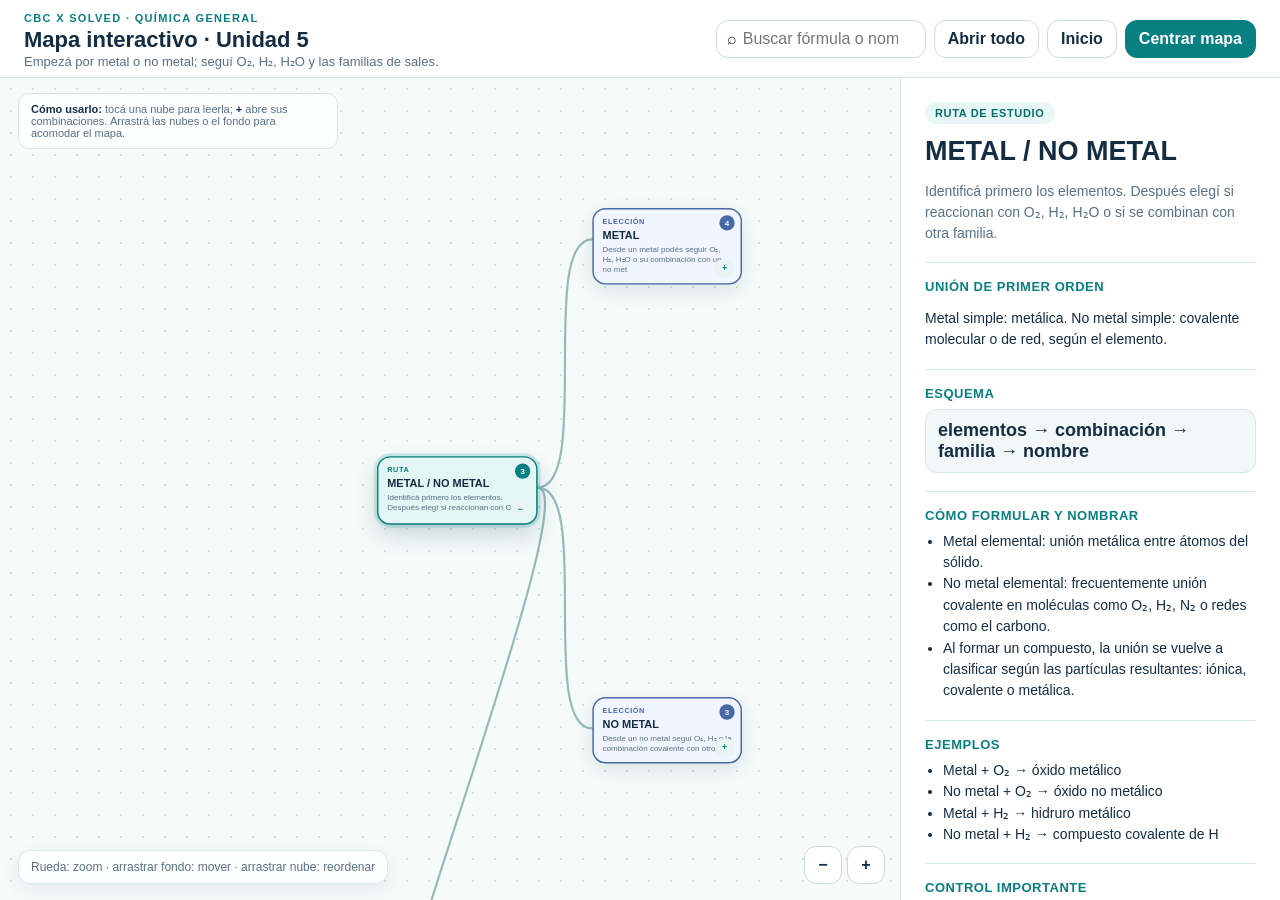
<file: assets/chemistry/unit-05/mapa-mental.html>
<!doctype html>
<html lang="es">
<head>
<meta charset="utf-8"><meta name="viewport" content="width=device-width,initial-scale=1">
<title>Unidad 5 · Mapa de nomenclatura | CBC x SOLved</title>
<style>
:root{--ink:#142d43;--muted:#587185;--line:#d8e7e9;--teal:#087f80;--pale:#e7f7f5;--paper:#fff;--bg:#f4f8f8;--shadow:0 16px 45px rgba(15,49,65,.12)}*{box-sizing:border-box}body{margin:0;font-family:Nunito,Arial,sans-serif;color:var(--ink);background:var(--bg)}button,input{font:inherit}button{cursor:pointer}header.top{height:78px;background:#fff;border-bottom:1px solid var(--line);display:flex;align-items:center;justify-content:space-between;gap:20px;padding:12px 24px;position:relative;z-index:4}h1{font-size:22px;line-height:1.1;margin:2px 0}header p{margin:0;color:var(--muted);font-size:13px}.eyebrow{font-size:11px;text-transform:uppercase;letter-spacing:.12em;font-weight:900;color:var(--teal)}.top-actions{display:flex;gap:8px;flex-wrap:wrap}.btn{border:1px solid #c9dddd;background:white;color:var(--ink);padding:9px 13px;border-radius:12px;font-weight:800}.btn:hover,.btn:focus-visible{border-color:var(--teal);outline:2px solid transparent;background:var(--pale)}.btn.primary{background:var(--teal);border-color:var(--teal);color:white}.layout{display:grid;grid-template-columns:minmax(0,1fr) 380px;height:calc(100dvh - 78px);min-height:560px}.canvas-wrap{position:relative;overflow:hidden;background-color:#f6fbfa;background-image:radial-gradient(#cbe4e3 1px,transparent 1px);background-size:22px 22px;touch-action:none;cursor:grab}.canvas-wrap.panning{cursor:grabbing}.world{position:absolute;left:0;top:0;width:2800px;height:2100px;transform-origin:0 0}svg.edges{position:absolute;inset:0;width:2800px;height:2100px;overflow:visible;pointer-events:none}.edge{fill:none;stroke:#97b9bd;stroke-width:3;stroke-linecap:round}.edge.special{stroke:#d2a56c;stroke-dasharray:8 7}.node{position:absolute;width:205px;min-height:80px;border-radius:18px;border:2px solid var(--tone);background:white;box-shadow:0 8px 26px rgba(15,59,69,.12);padding:11px 12px;touch-action:none;user-select:none;cursor:grab;transition:box-shadow .16s,opacity .16s}.node:hover{box-shadow:0 12px 30px rgba(15,59,69,.22)}.node.dragging{cursor:grabbing;z-index:5}.node.selected{box-shadow:0 0 0 4px rgba(10,150,142,.18),0 14px 32px rgba(15,59,69,.2)}.node[data-kind="start"]{width:220px;min-height:94px;background:#e3f6f4}.node[data-kind="choice"]{background:#f0f5ff}.node[data-kind="product"]{background:#f0f9e9}.node[data-kind="reaction"]{background:#fff7ec}.node .tag{display:block;font-size:10px;font-weight:900;color:var(--tone);letter-spacing:.08em;text-transform:uppercase;margin-bottom:4px}.node strong{display:block;font-size:15px;line-height:1.16}.node small{display:block;color:var(--muted);font-size:11px;line-height:1.25;margin-top:5px}.node .count{position:absolute;right:8px;top:8px;border-radius:50%;background:var(--tone);color:white;font-size:11px;font-weight:900;min-width:21px;height:21px;display:grid;place-items:center}.node .toggle{position:absolute;right:9px;bottom:8px;border:0;background:#e9f4f3;border-radius:8px;color:#087f80;font-weight:900;font-size:12px;width:26px;height:24px}.node .toggle:hover{background:#d0ebe8}.hint{position:absolute;left:18px;bottom:16px;z-index:2;background:rgba(255,255,255,.95);padding:9px 12px;border-radius:12px;border:1px solid var(--line);color:var(--muted);font-size:12px;box-shadow:0 6px 20px rgba(20,45,67,.08)}.zoom{position:absolute;right:15px;bottom:16px;z-index:2;display:flex;gap:5px}.zoom .btn{width:38px;height:38px;padding:0}.panel{background:white;border-left:1px solid var(--line);overflow-y:auto;padding:24px}.panel .pill{display:inline-block;background:var(--pale);color:#076c6c;border-radius:999px;padding:5px 10px;font-size:11px;font-weight:900;text-transform:uppercase;letter-spacing:.06em}.panel h2{font-size:27px;line-height:1.1;margin:13px 0 8px}.panel .intro{font-size:14px;color:var(--muted);line-height:1.5}.panel section{border-top:1px solid var(--line);padding-top:16px;margin-top:18px}.panel h3{font-size:13px;margin:0 0 8px;color:var(--teal);letter-spacing:.04em;text-transform:uppercase}.panel p,.panel li{font-size:14px;line-height:1.53}.panel ul{padding-left:18px;margin:8px 0}.panel .formula{font-size:18px;font-weight:900;background:#f1f8f7;border:1px solid #d2e9e6;border-radius:12px;padding:10px 12px;margin:8px 0;overflow-wrap:anywhere}.panel .trap{border-left:4px solid #d99851;background:#fff8ee;padding:10px 12px;border-radius:0 10px 10px 0}.panel .links{display:flex;flex-wrap:wrap;gap:7px}.panel .links button{border:1px solid #cce4e1;background:#f2fbfa;color:#086b6b;border-radius:9px;padding:6px 9px;font-size:12px;font-weight:800}.panel .empty{text-align:center;padding:70px 10px;color:var(--muted)}.search{display:flex;gap:6px;align-items:center;border:1px solid #c9dddd;border-radius:12px;background:white;padding:0 10px;min-width:210px}.search input{border:0;outline:0;width:170px;padding:9px 0;background:transparent;color:var(--ink)}.search-results{position:absolute;right:24px;top:65px;width:min(420px,calc(100vw - 32px));max-height:50vh;overflow:auto;background:white;border:1px solid var(--line);border-radius:14px;box-shadow:var(--shadow);z-index:10;display:none}.search-results.open{display:block}.search-results button{width:100%;border:0;background:white;text-align:left;padding:11px 14px;border-bottom:1px solid #e8f0f0;color:var(--ink)}.search-results button:hover{background:var(--pale)}.legend{position:absolute;left:18px;top:15px;z-index:2;background:rgba(255,255,255,.94);padding:9px 12px;border-radius:11px;border:1px solid var(--line);font-size:11px;color:var(--muted);max-width:320px}.legend b{color:var(--ink)}@media(max-width:900px){header.top{height:auto;min-height:88px;align-items:flex-start;padding:12px;flex-direction:column}.top-actions{width:100%}.search{flex:1}.search input{width:100%}.layout{display:block;height:auto}.canvas-wrap{height:62dvh;min-height:420px}.panel{height:auto;min-height:38dvh;border-left:0;border-top:1px solid var(--line);padding:20px}.hint{display:none}.legend{font-size:10px;max-width:230px}}@media(prefers-reduced-motion:reduce){*{scroll-behavior:auto!important;transition:none!important}}
</style>
</head>
<body>
<header class="top"><div><span class="eyebrow">CBC x SOLved · Química general</span><h1>Mapa interactivo · Unidad 5</h1><p>Empezá por metal o no metal; seguí O₂, H₂, H₂O y las familias de sales.</p></div><div class="top-actions"><div class="search"><span>⌕</span><input id="search" type="search" placeholder="Buscar fórmula o nombre" aria-label="Buscar en el mapa"></div><button class="btn" id="expand">Abrir todo</button><button class="btn" id="collapse">Inicio</button><button class="btn primary" id="fit">Centrar mapa</button></div><div id="results" class="search-results"></div></header>
<div class="layout"><div id="viewport" class="canvas-wrap" aria-label="Mapa mental interactivo de nomenclatura"><div class="legend"><b>Cómo usarlo:</b> tocá una nube para leerla; <b>+</b> abre sus combinaciones. Arrastrá las nubes o el fondo para acomodar el mapa.</div><div id="world" class="world"><svg id="edges" class="edges" viewBox="0 0 2800 2100" aria-hidden="true"></svg><div id="nodes"></div></div><div class="hint">Rueda: zoom · arrastrar fondo: mover · arrastrar nube: reordenar</div><div class="zoom"><button class="btn" id="minus" title="Alejar">−</button><button class="btn" id="plus" title="Acercar">+</button></div></div><aside id="panel" class="panel" aria-live="polite"></aside></div>
<script>
'use strict';
const N={};const add=(id,parent,title,kind,x,y,data)=>N[id]={id,parent,title,kind,x,y,...data};
add('inicio',null,'METAL / NO METAL','start',180,650,{brief:'Identificá primero los elementos. Después elegí si reaccionan con O₂, H₂, H₂O o si se combinan con otra familia.',formula:'elementos → combinación → familia → nombre',rules:['Metal elemental: unión metálica entre átomos del sólido.','No metal elemental: frecuentemente unión covalente en moléculas como O₂, H₂, N₂ o redes como el carbono.','Al formar un compuesto, la unión se vuelve a clasificar según las partículas resultantes: iónica, covalente o metálica.'],examples:['Metal + O₂ → óxido metálico','No metal + O₂ → óxido no metálico','Metal + H₂ → hidruro metálico','No metal + H₂ → compuesto covalente de H'],trap:'Los coeficientes balancean la reacción; los subíndices forman parte de cada fórmula.'});
add('metal','inicio','METAL','choice',475,310,{brief:'Desde un metal podés seguir O₂, H₂, H₂O o su combinación con un no metal.',formula:'M → óxido / hidruro / hidróxido / sal',rules:['Como sustancia simple, un metal sólido presenta unión metálica.','En muchos compuestos forma un catión; la unión con un anión es predominantemente iónica.'],examples:['Na, Ca, Fe y Cu son metales.','Fe puede aparecer como Fe²⁺ o Fe³⁺: revisá Stock.']});
add('no-metal','inicio','NO METAL','choice',475,980,{brief:'Desde un no metal seguí O₂, H₂ o la combinación covalente con otro no metal.',formula:'X → óxido / hidruro covalente / otros binarios',rules:['Como sustancia simple, muchos no metales forman moléculas con unión covalente: O₂, H₂, Cl₂.','La combinación entre no metales suele dar enlaces covalentes; un oxoanión puede unirse iónicamente a un catión.'],examples:['C, N, O, S, P y Cl son no metales.','El carbono también forma redes covalentes como diamante o grafito.']});
add('metal-o2','metal','+ O₂ · oxidación','reaction',760,180,{brief:'El metal se combina con oxígeno y da un óxido metálico.',formula:'M + O₂ → óxido metálico',rules:['O vale normalmente −2; el metal tiene estado positivo.','El compuesto se representa como cationes y aniones en una red.'],examples:['4 Na + O₂ → 2 Na₂O','2 Ca + O₂ → 2 CaO','4 Fe + 3 O₂ → 2 Fe₂O₃'],trap:'El estado −1 de O en peróxidos es una excepción y requiere otro análisis.'});
add('metal-h2o','metal','+ H₂O · metal activo','reaction',760,400,{brief:'Algunos metales activos reaccionan directamente con agua y producen hidróxido e H₂.',formula:'metal activo + H₂O → hidróxido + H₂',rules:['No es una regla universal: Fe y Cu no se comportan como Na frente al agua fría.','El OH⁻ aparece en el hidróxido; H₂ es una molécula con unión covalente no polar.'],examples:['2 Na + 2 H₂O → 2 NaOH + H₂','Ca + 2 H₂O → Ca(OH)₂ + H₂'],related:['hidroxido'],trap:'No confundas esta ruta directa con óxido metálico + agua → hidróxido.'});
add('metal-no-metal','metal','+ no metal · sal binaria','reaction',760,690,{brief:'Un metal y un no metal pueden formar una sal binaria.',formula:'metal + no metal → sal binaria',rules:['Balanceá las cargas de catión y anión y simplificá.','En el modelo de nomenclatura, la unión predominante entre esos iones es iónica.'],examples:['2 Na + Cl₂ → 2 NaCl','Ca + F₂ → CaF₂','2 Al + 3 S → Al₂S₃'],related:['sal-binaria']});
add('no-metal-o2','no-metal','+ O₂ · oxidación','reaction',760,880,{brief:'La combinación con O₂ da un óxido no metálico.',formula:'X + O₂ → óxido no metálico',rules:['La unión X—O es covalente, usualmente polar.','Algunos óxidos reaccionan con agua y originan oxoácidos.'],examples:['C + O₂ → CO₂','S + O₂ → SO₂','2 S + 3 O₂ → 2 SO₃'],trap:'En CO₂ los enlaces C=O son polares, aunque la molécula lineal completa sea apolar.'});
add('oxido-metal','metal-o2','Óxido metálico','product',760,170,{brief:'Metal + O: compuesto binario, predominantemente iónico.',formula:'Mᵐ⁺ + O²⁻ → MₐOᵦ',rules:['Nombre: óxido de metal; numeral de Stock si el metal tiene estados variables.','Intercambiá los valores absolutos de las cargas y simplificá a la menor relación entera.','Lewis: cationes y [O]²⁻ separados; no molécula M—O.'],examples:['Na₂O: óxido de sodio','CaO: óxido de calcio','Al₂O₃: óxido de aluminio','FeO: óxido de hierro(II)','Fe₂O₃: óxido de hierro(III)','Cu₂O / CuO: óxido de cobre(I) / (II)'],trap:'Ca²⁺ y O²⁻ producen CaO, no Ca₂O₂.'});
add('h2-metal','metal','Metal + H₂','reaction',760,470,{brief:'La combinación con H da un hidruro metálico.',formula:'M + H₂ → hidruro metálico',rules:['Aquí H tiene número de oxidación −1.'],examples:['Ca + H₂ → CaH₂']});
add('hidruro-metal','h2-metal','Hidruro metálico','product',1050,460,{brief:'Compuesto binario iónico de metal y H⁻.',formula:'Mᵐ⁺ + m H⁻ → MHₘ',rules:['Nombre: hidruro de metal(Stock cuando corresponda).','Lewis: catión separado y H⁻ con dueto.'],examples:['LiH: hidruro de litio','CaH₂: hidruro de calcio','AlH₃: hidruro de aluminio','FeH₂ / FeH₃: hidruro de hierro(II) / (III)','CuH / CuH₂: hidruro de cobre(I) / (II)'],trap:'En un hidruro metálico no uses H = +1.'});
add('agua-base','oxido-metal','+ H₂O','reaction',1050,130,{brief:'El óxido básico puede reaccionar con agua para formar un hidróxido.',formula:'óxido metálico + H₂O → hidróxido',examples:['CaO + H₂O → Ca(OH)₂','Na₂O + H₂O → 2 NaOH'],trap:'No todos los óxidos reaccionan con agua del mismo modo; el esquema representa familias y casos típicos.'});
add('hidroxido','agua-base','Hidróxido · base','product',1350,120,{brief:'Metal + OH⁻; compuesto ternario iónico.',formula:'Mᵐ⁺ + m OH⁻ → M(OH)ₘ',rules:['O en OH⁻ vale −2, H vale +1 y el grupo completo tiene carga −1.','Nombre: hidróxido de metal(Stock si corresponde).','Lewis: el enlace O—H es covalente dentro del anión OH⁻, separado del metal.'],examples:['KOH: hidróxido de potasio','Co(OH)₂: hidróxido de cobalto(II)','Ni(OH)₃: hidróxido de níquel(III)'],trap:'Si se repite OH⁻, escribí paréntesis: Co(OH)₂.'});
add('oxido-no-metal','no-metal-o2','Óxido no metálico','product',760,760,{brief:'Compuesto binario covalente de un no metal con O.',formula:'XₐOᵦ',rules:['Nombre Stock: óxido de no metal(número romano).','Nombre por atomicidad: mono-, di-, tri-, penta-, hepta- según los átomos.','Lewis: dibujá enlaces y pares; CO₂ es O=C=O.'],examples:['Cl₂O: óxido de cloro(I) / monóxido de dicloro','SO₂: óxido de azufre(IV) / dióxido de azufre','SO₃: óxido de azufre(VI) / trióxido de azufre','N₂O₅: pentóxido de dinitrógeno','I₂O₇: heptóxido de diyodo','P₂O₃: trióxido de difósforo'],trap:'La fórmula P₂O₅ es una relación empírica; no impongas un único átomo central para Lewis.'});
add('h2-no-metal','no-metal','No metal + H₂','reaction',760,1060,{brief:'El H se une covalentemente a ciertos no metales.',formula:'H + X → compuesto covalente de H',examples:['HCl(g): cloruro de hidrógeno','H₂S(g): sulfuro de hidrógeno','CH₄: metano','NH₃: amoníaco'],trap:'CH₄ no es un hidruro metálico ni una sal.'});
add('hidruro-no-metal','h2-no-metal','Hidruro no metálico','product',1050,1060,{brief:'Combinación molecular de H con no metal, sin oxígeno.',formula:'HₙX o XHₙ',rules:['El nombre depende de la familia: cloruro de hidrógeno, metano, amoníaco, agua, etc.','Entre no metales predominan enlaces covalentes.'],examples:['H₂O: agua','NH₃: amoníaco','CH₄: metano','SiH₄: silano','PH₃: fosfina','AsH₃: arsina','BH₃: borano']});
add('acuoso','hidruro-no-metal','+ agua · disolución','reaction',1350,1040,{brief:'Ciertos compuestos de H con grupos 16 y 17 reciben nombre ácido en disolución acuosa.',formula:'HCl(g) → HCl(ac)',examples:['HCl(ac): ácido clorhídrico','H₂S(ac): ácido sulfhídrico'],trap:'HCl(g) es cloruro de hidrógeno; el nombre ácido se usa para la disolución acuosa.'});
add('hidracido','acuoso','Hidrácido','product',1640,1020,{brief:'Ácido binario de H y ciertos no metales, sin O.',formula:'HₙX(ac)',rules:['Nombre tradicional: ácido + raíz del no metal + hídrico.','Puede reaccionar con hidróxido para dar sal binaria + agua.'],examples:['HCl(ac): ácido clorhídrico','H₂S(ac): ácido sulfhídrico']});
add('agua-acido','oxido-no-metal','+ H₂O','reaction',1050,750,{brief:'Un óxido ácido puede combinarse con agua para formar un oxoácido.',formula:'óxido no metálico + H₂O → oxoácido',examples:['SO₃ + H₂O → H₂SO₄','SO₂ + H₂O → H₂SO₃']});
add('oxoacido','agua-acido','Oxoácido','product',1350,680,{brief:'H + no metal central + O; en esta guía se trabaja principalmente con no metales.',formula:'HₐXOᵦ',rules:['Generalmente H = +1 y O = −2; la suma de oxidaciones es cero.','Terminaciones: menor estado -oso, mayor -ico; cuatro estados hipo-…-oso, -oso, -ico, per-…-ico.','Lewis: X central; O alrededor; cada H enlazado a un O.','La regla de 1 H para grupos impares y 2 H para pares es solo una ayuda limitada; H₃PO₄ se estudia aparte.'],examples:['H₂CO₃: ácido carbónico','HNO₂ / HNO₃: ácido nitroso / nítrico','H₂SO₃ / H₂SO₄: ácido sulfuroso / sulfúrico','HClO / HClO₂ / HClO₃ / HClO₄: hipo­cloroso / cloroso / clórico / perclórico','H₃PO₄: ácido fosfórico u ortofosfórico'],trap:'H₂SO₃: 2(+1) + x + 3(−2) = 0, así que S = +4.'});
add('oxoanion','oxoacido','Pierde H⁺ · oxoanión','reaction',1640,610,{brief:'Al perder todos los protones, el oxoácido forma un oxoanión.',formula:'HₐXOᵦ → XOᵦᵃ⁻ + a H⁺',rules:['La carga negativa coincide con los H⁺ perdidos.','-oso se transforma en -ito; -ico en -ato. Hipo- y per- se conservan.','En Lewis el X queda central, los O alrededor, el ion entre corchetes y la carga afuera.'],examples:['HNO₂ → NO₂⁻: nitrito','HNO₃ → NO₃⁻: nitrato','H₂SO₃ → SO₃²⁻: sulfito','H₂SO₄ → SO₄²⁻: sulfato','HClO₄ → ClO₄⁻: perclorato','H₃PO₄ → PO₄³⁻: fosfato'],trap:'Para SO₄²⁻, x + 4(−2) = −2, por lo tanto S = +6.'});
add('oxosal','oxoanion','+ catión → oxosal','product',1930,520,{brief:'Catión metálico + oxoanión; compuesto iónico ternario.',formula:'Mᵐ⁺ + (XOᵦ)ᵃ⁻ → Mₐ(XOᵦ)ₘ (simplificar)',rules:['Nombre: oxoanión de metal(Stock si corresponde).','El oxoanión se conserva completo; entre X y O hay enlaces covalentes.','Balanceá las cargas de los iones antes de escribir los subíndices.'],examples:['NaNO₂: nitrito de sodio','NaBrO₄: perbromato de sodio','Na₃PO₄: fosfato de sodio','Fe₂(SO₄)₃: sulfato de hierro(III)'],trap:'No rompas SO₄²⁻ al formular. Fe³⁺ + SO₄²⁻ da Fe₂(SO₄)₃.'});
add('acido-parcial','oxoacido','Pierde parte de H⁺','reaction',1640,820,{brief:'Si el oxoácido conserva H, aparece un hidrógeno-oxoanión.',formula:'H₂SO₄ → HSO₄⁻ → SO₄²⁻',rules:['El H remanente forma parte del anión, no es un catión suelto.','Nombre del anión: hidrógeno + nombre del oxoanión; con dos H: dihidrógeno-.'],examples:['HSO₄⁻: hidrogenosulfato','HCO₃⁻: hidrogenocarbonato','H₂PO₄⁻: dihidrogenofosfato','HPO₄²⁻: hidrogenofosfato']});
add('oxosal-acida','acido-parcial','+ catión → sal ácida','product',1930,790,{brief:'Metal + H + no metal + O: hidrógeno-oxosal cuaternaria.',formula:'M⁺ + HXOᵦ⁻ → MHXOᵦ',rules:['Nombrá el hidrógeno-oxoanión y luego el metal.','La neutralización parcial conserva uno o más H ácidos.'],examples:['KHSO₄: hidrogenosulfato de potasio','NaHCO₃: hidrogenocarbonato de sodio (bicarbonato)','NaH₂PO₄: dihidrogenofosfato de sodio','Na₂HPO₄: hidrogenofosfato de sodio'],trap:'H₂PO₄⁻, HPO₄²⁻ y PO₄³⁻ necesitan 1, 2 y 3 Na⁺ respectivamente.'});
add('neutralizacion','hidroxido','+ ácido · neutralización','reaction',1640,180,{brief:'La base reacciona con un ácido. El tipo de anión decide la sal.',formula:'ácido + hidróxido → sal + H₂O',rules:['Hidrácido → sal binaria; oxoácido → oxosal.','Si se neutraliza parcialmente un ácido con varios H, puede quedar una sal ácida.','Los coeficientes se balancean al final.'],examples:['HCl + NaOH → NaCl + H₂O','H₂SO₄ + 2 NaOH → Na₂SO₄ + 2 H₂O','H₂SO₄ + NaOH → NaHSO₄ + H₂O'],trap:'«Sal neutra» aquí significa que no conserva H ácido; no implica necesariamente pH 7.'});
add('sal-binaria','neutralizacion','Sal binaria','product',1930,140,{brief:'Metal + anión monoatómico no metálico: compuesto binario iónico.',formula:'Mᵐ⁺ + Xᵃ⁻ → MₐXₘ (simplificar)',rules:['Nombre: raíz del no metal + uro de metal(Stock si corresponde).','Lewis: catión separado del anión [X] con octeto.'],examples:['NaCl: cloruro de sodio','CaF₂: fluoruro de calcio','Al₂S₃: sulfuro de aluminio','FeS / Fe₂S₃: sulfuro de hierro(II) / (III)','CuI / CuI₂: yoduro de cobre(I) / (II)']});
add('hs','hidracido','Pierde solo un H⁺','reaction',1930,1080,{brief:'Un hidrácido con dos H puede producir un hidrógenoanión.',formula:'H₂S → HS⁻ + H⁺',examples:['HS⁻: hidrogenosulfuro','S²⁻: sulfuro, si pierde los dos H⁺']});
add('hidrogenosal','hs','+ metal → hidrogenosal','product',2220,1050,{brief:'Metal + H + no metal, sin oxígeno; sal ácida ternaria.',formula:'Na⁺ + HS⁻ → NaHS',rules:['Nombre: hidrógeno + no metal terminado en -uro + de metal.','En el anión HS⁻, el enlace H—S es covalente.'],examples:['NaHS: hidrogenosulfuro de sodio','Na₂S: sulfuro de sodio, si se sustituyen ambos H']});
add('amonio-origen','h2-no-metal','NH₃ + H⁺','reaction',1050,1300,{brief:'El amoníaco capta un protón y forma el catión amonio.',formula:'NH₃ + H⁺ → NH₄⁺',rules:['El N de NH₃ aporta su par libre; los cuatro enlaces N—H del ion final son equivalentes.','En NH₄⁺: N = −3, H = +1; carga neta +1.']});
add('amonio','amonio-origen','Ion amonio · NH₄⁺','product',1350,1300,{brief:'Catión poliatómico sin metal que forma tres familias de sales.',formula:'NH₄⁺ + anión → sal de amonio',rules:['Un NH₄⁺ aporta +1; escribí paréntesis cuando se repite.','El nombre termina «de amonio».'],examples:['NH₄Cl','(NH₄)₂SO₄','NH₄HSO₄']});
add('amonio-binaria','amonio','Anión simple → sal','product',1640,1250,{brief:'NH₄⁺ + anión monoatómico: sal no oxigenada de amonio.',formula:'NH₄⁺ + Cl⁻ → NH₄Cl',examples:['NH₄Cl: cloruro de amonio','(NH₄)₂S: sulfuro de amonio'],trap:'Se necesitan dos NH₄⁺ para equilibrar S²⁻.'});
add('amonio-oxosal','amonio','Oxoanión → oxosal','product',1640,1390,{brief:'NH₄⁺ + oxoanión: oxosal de amonio.',formula:'2 NH₄⁺ + SO₄²⁻ → (NH₄)₂SO₄',examples:['NH₄NO₃: nitrato de amonio','(NH₄)₂SO₄: sulfato de amonio','(NH₄)₂CO₃: carbonato de amonio']});
add('amonio-acida','amonio','Hidrógeno-oxoanión','product',1640,1530,{brief:'NH₄⁺ + anión que conserva H: hidrógeno-oxosal de amonio.',formula:'NH₄⁺ + HSO₄⁻ → NH₄HSO₄',examples:['NH₄HSO₄: hidrogenosulfato de amonio','NH₄H₂PO₄: dihidrogenofosfato de amonio']});
add('otros','no-metal','No metal + no metal','reaction',760,1280,{brief:'Otros binarios covalentes que también entran en la nomenclatura.',formula:'X + Y → compuesto covalente binario',rules:['Usá prefijos de atomicidad cuando corresponda.','Primero se nombra el elemento más electronegativo con terminación -uro.'],examples:['PCl₅: pentacloruro de fósforo','SF₆: hexafluoruro de azufre']});
add('control','inicio','Guía rápida de examen','start',180,1430,{brief:'Una ruta de decisión que funciona con todas las familias del mapa.',rules:['1. Contá elementos distintos: dos, tres o cuatro.','2. Reconocé O, H, metal, OH⁻, NH₄⁺ y oxoaniones.','3. Separá catión y anión si la sustancia es iónica.','4. Asigná números de oxidación y exigí suma cero, o la carga del ion.','5. Nombrá anión, catión y Stock; o usá prefijos en covalentes.','6. Para Lewis, contá electrones y comprobá cargas; en iones encerrá entre corchetes.'],examples:['H₂SO₃, HClO₄, Ni(OH)₃, NaNO₂: ternarios','Cu₂S, CH₄, CaH₂, SO₂: binarios'],trap:'Número de oxidación, carga de un ion y subíndice son conceptos diferentes.'});
const adjusted={
 'oxido-metal':[1050,160],'agua-base':[1340,120],'hidroxido':[1640,110],'neutralizacion':[1930,100],'sal-binaria':[2220,80],
 'h2-metal':[760,560],'hidruro-metal':[1050,550],
 'oxido-no-metal':[1050,830],'agua-acido':[1340,790],'oxoacido':[1640,690],
 'oxoanion':[1930,610],'oxosal':[2220,520],'acido-parcial':[1930,830],'oxosal-acida':[2220,800],
 'h2-no-metal':[760,1160],'hidruro-no-metal':[1050,1120],'acuoso':[1340,1060],'hidracido':[1640,1050],
 'hs':[1930,1100],'hidrogenosal':[2220,1080],
 'amonio-origen':[1050,1370],'amonio':[1340,1390],'amonio-binaria':[1640,1270],'amonio-oxosal':[1640,1420],'amonio-acida':[1640,1570],
 'otros':[760,1370],'control':[180,1560]};for(const [id,[x,y]] of Object.entries(adjusted)){N[id].x=x;N[id].y=y}
const bond={
 inicio:'Metal simple: metálica. No metal simple: covalente molecular o de red, según el elemento.',
 metal:'Metálica en el metal elemental; en sus sales, atracción iónica entre catión y anión.',
 'no-metal':'Covalente en moléculas o redes de no metales; puede ser polar o no polar según los átomos.',
 'metal-o2':'Óxido común: unión iónica predominante entre Mᵐ⁺ y O²⁻.',
 'oxido-metal':'Iónica predominante: cationes metálicos y aniones óxido O²⁻.',
 'agua-base':'Óxido y agua reaccionan; en el hidróxido resultante hay unión iónica entre Mᵐ⁺ y OH⁻, y covalente O—H dentro de OH⁻.',
 hidroxido:'Iónica entre catión metálico y OH⁻; covalente polar O—H dentro del ion.',
 'metal-h2o':'Metal elemental: metálica; agua: covalente polar O—H; hidróxido formado: iónica y covalente interna O—H.',
 'metal-no-metal':'Sal resultante: iónica predominante entre el catión metálico y el anión no metálico.',
 'sal-binaria':'Iónica predominante entre cationes metálicos y aniones monoatómicos.',
 'h2-metal':'H₂ tiene unión covalente no polar H—H; el hidruro salino resultante presenta unión iónica.',
 'hidruro-metal':'Iónica en hidruros salinos típicos de grupos 1 y 2; algunos hidruros de otros metales tienen carácter covalente importante.',
 'no-metal-o2':'Covalente X—O, generalmente polar; la polaridad de la molécula completa depende también de la geometría.',
 'oxido-no-metal':'Covalente entre no metal y O; muchos enlaces X—O son polares.',
 'agua-acido':'Óxido y agua tienen enlaces covalentes; el oxoácido formado es molecular covalente.',
 oxoacido:'Covalente polar en O—H y X—O; en agua puede ionizarse.',
 oxoanion:'Covalente X—O dentro del ion; el anión completo puede atraer iónicamente a un catión.',
 oxosal:'Iónica entre catión y oxoanión; covalente X—O dentro del oxoanión.',
 'acido-parcial':'Covalente dentro del hidrógeno-oxoanión; al combinarlo con un catión forma unión iónica.',
 'oxosal-acida':'Iónica entre catión e hidrógeno-oxoanión; covalente O—H y X—O dentro del anión.',
 neutralizacion:'Se reorganizan especies: la sal obtenida es iónica y el agua tiene enlaces covalentes polares O—H.',
 'h2-no-metal':'H₂: covalente no polar; el producto con otro no metal es covalente, polaridad según los átomos.',
 'hidruro-no-metal':'Covalente; H—Cl, H—O y N—H son polares; C—H es poco polar.',
 acuoso:'HCl tiene enlace covalente polar; en agua se forman iones hidratados.',
 hidracido:'Covalente polar en la molécula; en disolución acuosa puede producir iones.',
 hs:'Covalente H—S dentro de HS⁻; el ion puede formar una sal iónica.',
 hidrogenosal:'Iónica entre metal y HS⁻; covalente H—S dentro de HS⁻.',
 'amonio-origen':'NH₃ tiene enlaces covalentes polares N—H; NH₄⁺ tiene cuatro enlaces N—H equivalentes.',
 amonio:'Covalente N—H dentro de NH₄⁺; iónica al combinarse con un anión.',
 'amonio-binaria':'Iónica entre NH₄⁺ y anión; covalente N—H dentro de NH₄⁺.',
 'amonio-oxosal':'Iónica entre NH₄⁺ y oxoanión; covalente dentro de ambos iones.',
 'amonio-acida':'Iónica entre NH₄⁺ y el hidrógeno-oxoanión; covalente dentro de ambos iones.',
 otros:'Covalente entre no metales; P—Cl y S—F son enlaces polares.',
 control:'Clasificá las uniones de primer orden dentro de cada especie; si hay iones poliatómicos, distinguí unión interna covalente y atracción iónica entre iones.'
};for(const [id,value] of Object.entries(bond))N[id].bond=value;
for(const [id,extra] of Object.entries({
 'oxido-metal':['MgO: óxido de magnesio','PbO₂: óxido de plomo(IV)'],
 'oxido-no-metal':['CO₂: dióxido de carbono','Br₂O: óxido de bromo(I)'],
 'hidruro-metal':['KH: hidruro de potasio','NaH: hidruro de sodio'],
 'hidruro-no-metal':['HCl(g): cloruro de hidrógeno','H₂S(g): sulfuro de hidrógeno'],
 hidroxido:['NaOH: hidróxido de sodio','Fe(OH)₂ / Fe(OH)₃: hidróxido de hierro(II) / (III)'],
 oxoacido:['HBrO₄: ácido perbrómico','H₃PO₄: tres H ácidos; forma fosfatos'],
 oxoanion:['ClO⁻ / ClO₂⁻ / ClO₃⁻ / ClO₄⁻: hipoclorito / clorito / clorato / perclorato','CO₃²⁻: carbonato','PO₄³⁻: fosfato'],
 oxosal:['CaCO₃: carbonato de calcio','K₂SO₃: sulfito de potasio','Cu(NO₃)₂: nitrato de cobre(II)'],
 'sal-binaria':['KCl: cloruro de potasio','Cu₂S: sulfuro de cobre(I)'],
 'oxosal-acida':['KHCO₃: hidrogenocarbonato de potasio','Ca(HCO₃)₂: hidrogenocarbonato de calcio'],
 hidrogenosal:['KHS: hidrogenosulfuro de potasio'],
 'amonio-binaria':['NH₄Br: bromuro de amonio'],
 'amonio-oxosal':['NH₄NO₂: nitrito de amonio'],
 'amonio-acida':['(NH₄)₂HPO₄: hidrogenofosfato de amonio']
})){N[id].examples.push(...extra)}
const children={};Object.values(N).forEach(n=>{if(n.parent)(children[n.parent]??=[]).push(n.id)});const expanded=new Set(['inicio']);const positions=Object.fromEntries(Object.values(N).map(n=>[n.id,{x:n.x,y:n.y}]));let selected='inicio',scale=.73,panX=45,panY=35;const world=document.getElementById('world'),viewport=document.getElementById('viewport'),nodes=document.getElementById('nodes'),edges=document.getElementById('edges'),panel=document.getElementById('panel');const visible=id=>!N[id].parent||(visible(N[id].parent)&&expanded.has(N[id].parent));function setTransform(){world.style.transform=`translate(${panX}px,${panY}px) scale(${scale})`}function esc(s){return String(s??'').replace(/[&<>"']/g,c=>({'&':'&amp;','<':'&lt;','>':'&gt;','"':'&quot;',"'":'&#39;'}[c]))}function draw(){setTransform();nodes.innerHTML='';edges.innerHTML='';for(const n of Object.values(N)){if(!visible(n.id))continue;const p=positions[n.id],el=document.createElement('div');el.className='node'+(selected===n.id?' selected':'');el.dataset.id=n.id;el.dataset.kind=n.kind;el.style.cssText=`left:${p.x}px;top:${p.y}px;--tone:${n.kind==='start'?'#087f80':n.kind==='choice'?'#4769a5':n.kind==='reaction'?'#bd8540':'#4a9453'}`;const childCount=(children[n.id]||[]).length;el.innerHTML=`<span class="tag">${n.kind==='start'?'Ruta':n.kind==='choice'?'Elección':n.kind==='reaction'?'Combinación':'Compuesto'}</span><strong>${esc(n.title)}</strong><small>${esc(n.brief?.slice(0,70)||'Abrí para ver más')}</small>${childCount?`<span class="count">${childCount}</span><button class="toggle" aria-label="${expanded.has(n.id)?'Cerrar':'Abrir'} ramas de ${esc(n.title)}">${expanded.has(n.id)?'−':'+'}</button>`:''}`;nodes.append(el);if(n.parent&&visible(n.parent)){const a=positions[n.parent],b=p;const x1=a.x+(N[n.parent].kind==='start'?220:205),y1=a.y+43,x2=b.x,y2=b.y+43;const path=document.createElementNS('http://www.w3.org/2000/svg','path');path.setAttribute('class','edge'+(n.kind==='reaction'?' special':''));path.setAttribute('d',`M${x1},${y1} C${x1+75},${y1} ${x2-75},${y2} ${x2},${y2}`);edges.append(path)}}}
function openPath(id){let p=N[id].parent;while(p){expanded.add(p);p=N[p].parent}draw()}function select(id,center=false){selected=id;openPath(id);renderPanel();if(center)centerNode(id)}function renderPanel(){const n=N[selected],links=(children[selected]||[]).map(id=>`<button data-jump="${id}">${esc(N[id].title)} ↗</button>`).join('');panel.innerHTML=`<span class="pill">${n.kind==='start'?'Ruta de estudio':n.kind==='choice'?'Punto de decisión':n.kind==='reaction'?'Combinación':'Familia de compuestos'}</span><h2>${esc(n.title)}</h2><p class="intro">${esc(n.brief||'')}</p>${n.bond?`<section><h3>Unión de primer orden</h3><p>${esc(n.bond)}</p></section>`:''}${n.formula?`<section><h3>Esquema</h3><div class="formula">${esc(n.formula)}</div></section>`:''}${n.rules?.length?`<section><h3>Cómo formular y nombrar</h3><ul>${n.rules.map(s=>`<li>${esc(s)}</li>`).join('')}</ul></section>`:''}${n.examples?.length?`<section><h3>Ejemplos</h3><ul>${n.examples.map(s=>`<li>${esc(s)}</li>`).join('')}</ul></section>`:''}${n.trap?`<section><h3>Control importante</h3><p class="trap">${esc(n.trap)}</p></section>`:''}${links||n.related?.length?`<section><h3>Seguir por esta rama</h3><div class="links">${links}${(n.related||[]).map(id=>`<button data-jump="${id}">${esc(N[id].title)} ↗</button>`).join('')}</div></section>`:''}`;panel.querySelectorAll('[data-jump]').forEach(b=>b.onclick=()=>select(b.dataset.jump,true))}function centerNode(id){const p=positions[id],r=viewport.getBoundingClientRect();panX=r.width/2-(p.x+100)*scale;panY=r.height/2-(p.y+45)*scale;setTransform()}function fit(){scale=Math.min(.82,Math.max(.42,viewport.clientWidth/1700));panX=Math.max(12,(viewport.clientWidth-1450*scale)/2);panY=viewport.clientHeight/2-740*scale;setTransform()}
let drag=null,moved=false;viewport.addEventListener('pointerdown',e=>{if(e.target.closest('.toggle'))return;const el=e.target.closest('.node');drag={id:el?.dataset.id||null,x:e.clientX,y:e.clientY,px:panX,py:panY,start:el?{...positions[el.dataset.id]}:null};moved=false;viewport.setPointerCapture(e.pointerId);el?.classList.add('dragging');if(!el)viewport.classList.add('panning')});viewport.addEventListener('pointermove',e=>{if(!drag)return;const dx=e.clientX-drag.x,dy=e.clientY-drag.y;if(Math.abs(dx)+Math.abs(dy)>5)moved=true;if(drag.id){positions[drag.id]={x:drag.start.x+dx/scale,y:drag.start.y+dy/scale};if(moved)draw()}else{panX=drag.px+dx;panY=drag.py+dy;setTransform()}});viewport.addEventListener('pointerup',e=>{if(!drag)return;const id=drag.id;drag=null;viewport.classList.remove('panning');if(id&&!moved&&!e.target.closest('.toggle'))select(id);else draw()});viewport.addEventListener('click',e=>{const b=e.target.closest('.toggle');if(!b)return;const id=b.closest('.node').dataset.id;expanded.has(id)?expanded.delete(id):expanded.add(id);selected=id;draw();renderPanel()});viewport.addEventListener('wheel',e=>{e.preventDefault();const r=viewport.getBoundingClientRect(),mx=e.clientX-r.left,my=e.clientY-r.top,old=scale;scale=Math.max(.32,Math.min(1.65,scale*(e.deltaY<0?1.1:.9)));panX=mx-(mx-panX)*scale/old;panY=my-(my-panY)*scale/old;setTransform()},{passive:false});document.getElementById('plus').onclick=()=>{scale=Math.min(1.65,scale*1.18);setTransform()};document.getElementById('minus').onclick=()=>{scale=Math.max(.32,scale/1.18);setTransform()};document.getElementById('fit').onclick=fit;document.getElementById('expand').onclick=()=>{Object.keys(N).forEach(id=>expanded.add(id));draw();fit()};document.getElementById('collapse').onclick=()=>{expanded.clear();expanded.add('inicio');selected='inicio';draw();renderPanel();centerNode('inicio')};const input=document.getElementById('search'),results=document.getElementById('results');input.addEventListener('input',()=>{const q=input.value.trim().toLocaleLowerCase('es');const found=q?Object.values(N).filter(n=>[n.title,n.brief,n.formula,n.bond,...(n.rules||[]),...(n.examples||[])].join(' ').toLocaleLowerCase('es').includes(q)).slice(0,12):[];results.innerHTML=found.map(n=>`<button data-result="${n.id}"><b>${esc(n.title)}</b><br><small>${esc(n.brief||'')}</small></button>`).join('')||(q?'<button disabled>Sin resultados</button>':'');results.classList.toggle('open',!!q)});results.onclick=e=>{const b=e.target.closest('[data-result]');if(!b)return;select(b.dataset.result,true);input.value='';results.classList.remove('open')};window.addEventListener('keydown',e=>{if(e.key==='Escape'){results.classList.remove('open');input.blur()}});draw();renderPanel();setTimeout(()=>centerNode('inicio'),0);
</script>
</body>
</html>
</file>
